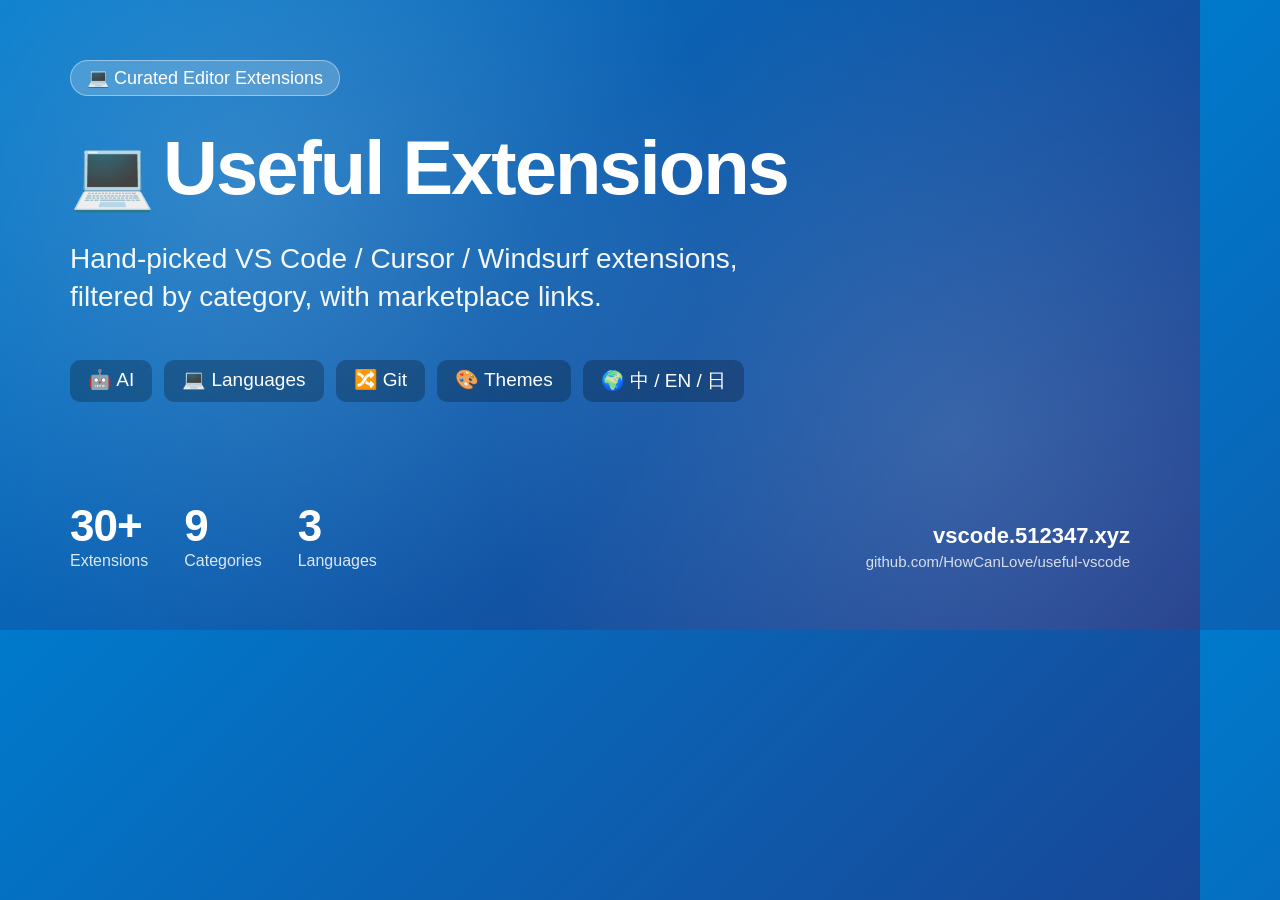
<file: scripts/og-template.html>
<!DOCTYPE html>
<html lang="en">
<head>
<meta charset="UTF-8">
<title>OG image</title>
<style>
  * { box-sizing: border-box; margin: 0; padding: 0; }
  html, body { width: 1200px; height: 630px; overflow: hidden; }
  body {
    background: linear-gradient(135deg, #007acc 0%, #1e3a8a 100%);
    font-family: -apple-system, BlinkMacSystemFont, "Segoe UI", "PingFang SC", "Hiragino Sans GB", "Microsoft YaHei", sans-serif;
    color: white;
    position: relative;
  }
  body::before {
    content: "";
    position: absolute; inset: 0;
    background-image:
      radial-gradient(circle at 20% 30%, rgba(255,255,255,0.18), transparent 45%),
      radial-gradient(circle at 80% 70%, rgba(255,255,255,0.15), transparent 45%);
    pointer-events: none;
  }

  .badge {
    position: absolute; top: 60px; left: 70px;
    padding: 6px 16px;
    background: rgba(255,255,255,0.2);
    border: 1px solid rgba(255,255,255,0.4);
    border-radius: 999px;
    font-size: 18px;
    font-weight: 500;
  }

  h1 {
    position: absolute; top: 130px; left: 70px;
    font-size: 76px;
    font-weight: 800;
    letter-spacing: -2px;
    line-height: 1;
  }
  h1 .emoji { font-size: 68px; margin-right: 10px; vertical-align: -4px; }

  .tagline {
    position: absolute; top: 240px; left: 70px;
    font-size: 28px;
    font-weight: 400;
    opacity: 0.95;
    line-height: 1.35;
    max-width: 1060px;
  }

  .features {
    position: absolute; top: 360px; left: 70px;
    display: flex;
    gap: 12px;
    flex-wrap: nowrap;
  }
  .feature {
    padding: 8px 18px;
    background: rgba(0,0,0,0.25);
    border-radius: 10px;
    font-size: 19px;
    font-weight: 500;
    white-space: nowrap;
  }

  .stats {
    position: absolute; bottom: 60px; left: 70px;
    display: flex;
    gap: 36px;
  }
  .stat-num {
    font-size: 44px;
    font-weight: 800;
    line-height: 1;
    letter-spacing: -1px;
  }
  .stat-lbl {
    font-size: 16px;
    opacity: 0.85;
    margin-top: 4px;
  }

  .url {
    position: absolute; bottom: 60px; right: 70px;
    font-size: 22px;
    font-weight: 600;
    text-align: right;
  }
  .url small { display: block; font-size: 15px; opacity: 0.8; margin-top: 4px; font-weight: 400; }
</style>
</head>
<body>
  <span class="badge">💻 Curated Editor Extensions</span>
  <h1><span class="emoji">💻</span>Useful Extensions</h1>
  <p class="tagline">Hand-picked VS Code / Cursor / Windsurf extensions,<br>filtered by category, with marketplace links.</p>
  <div class="features">
    <span class="feature">🤖 AI</span>
    <span class="feature">💻 Languages</span>
    <span class="feature">🔀 Git</span>
    <span class="feature">🎨 Themes</span>
    <span class="feature">🌍 中 / EN / 日</span>
  </div>
  <div class="stats">
    <div>
      <div class="stat-num">30+</div>
      <div class="stat-lbl">Extensions</div>
    </div>
    <div>
      <div class="stat-num">9</div>
      <div class="stat-lbl">Categories</div>
    </div>
    <div>
      <div class="stat-num">3</div>
      <div class="stat-lbl">Languages</div>
    </div>
  </div>
  <div class="url">
    vscode.512347.xyz
    <small>github.com/HowCanLove/useful-vscode</small>
  </div>
</body>
</html>
</file>
